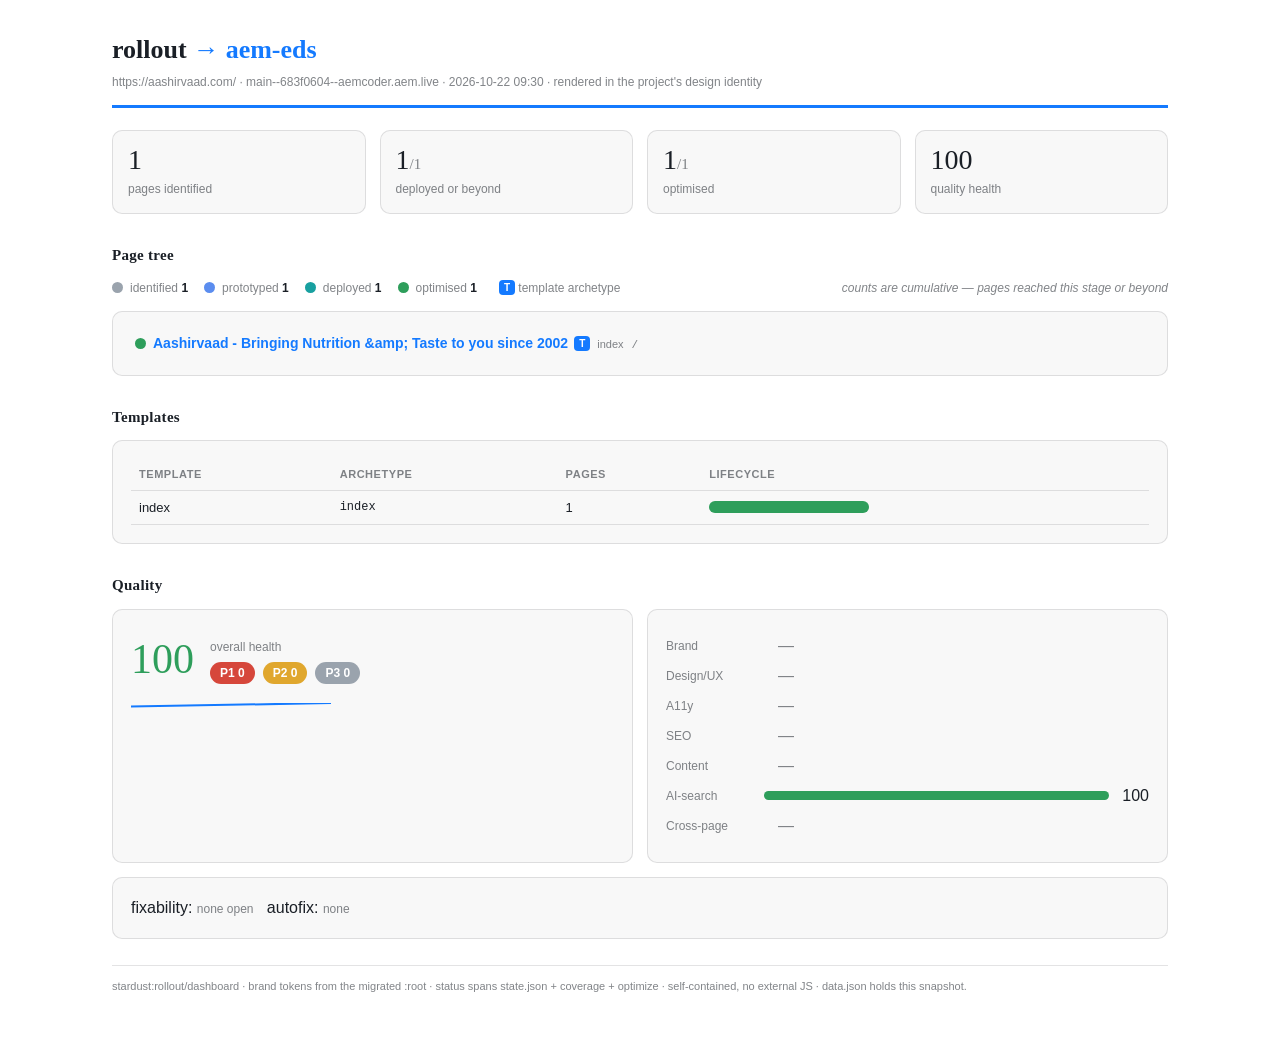
<file: stardust/rollout/dashboard/index.html>
<!doctype html><html lang="en"><head><meta charset="utf-8"><meta name="viewport" content="width=device-width, initial-scale=1">
<title>rollout — https://aashirvaad.com/</title>
<style>
:root{--bg:#ffffff;--fg:#1a1f26;--accent:#147aff;--heading:Georgia, serif;--body:-apple-system,BlinkMacSystemFont,"Segoe UI",Helvetica,Arial,sans-serif;--radius:10px;--maxw:1100px;
--muted:color-mix(in srgb,var(--fg) 55%,transparent);--line:color-mix(in srgb,var(--fg) 12%,transparent);--card:color-mix(in srgb,var(--fg) 3%,var(--bg))}
*{box-sizing:border-box}body{margin:0;font-family:var(--body);color:var(--fg);background:var(--bg);line-height:1.5}
.wrap{max-width:var(--maxw);margin:0 auto;padding:30px 22px 70px}
header{border-bottom:3px solid var(--accent);padding-bottom:14px;margin-bottom:22px}
h1{font-family:var(--heading);font-size:26px;margin:0}h1 b{color:var(--accent)}
h2{font-family:var(--heading);font-size:15px;letter-spacing:.02em;margin:30px 0 12px}
.sub{color:var(--muted);font-size:12px;margin-top:4px}
.cards{display:grid;grid-template-columns:repeat(4,1fr);gap:14px;margin-bottom:8px}
.card{background:var(--card);border:1px solid var(--line);border-radius:var(--radius);padding:15px}
.card .n{font-family:var(--heading);font-size:28px;line-height:1}.card .l{font-size:12px;color:var(--muted);margin-top:6px}
.panel{background:var(--card);border:1px solid var(--line);border-radius:var(--radius);padding:18px;margin-bottom:14px}
.legend{display:flex;flex-wrap:wrap;gap:16px;margin:2px 0 14px;align-items:center}
.lg{font-size:12px;color:var(--muted)}.lg b{color:var(--fg)}.muted-note{font-style:italic;margin-left:auto}
.dot{display:inline-block;width:11px;height:11px;border-radius:50%;margin-right:7px;vertical-align:-1px}
.dot.folder{background:transparent;border:1.5px solid var(--line)}
.tree{font-size:14px}.tree ul{list-style:none;margin:0;padding-left:20px;border-left:1px dotted var(--line)}
.tree>ul{padding-left:4px;border-left:none}.tree li{margin:3px 0}
.nm{font-weight:600}.nm.is-t{color:var(--accent)}.nm.dir{color:var(--muted);font-weight:600}
.tmpl-badge{display:inline-block;background:var(--accent);color:var(--bg);font-size:10px;font-weight:700;border-radius:4px;padding:0 5px;margin-left:6px;vertical-align:1px}
.tref{font-size:11px;color:var(--muted);margin-left:7px}
.pth{font-size:11px;color:var(--muted);margin-left:8px;font-family:ui-monospace,Menlo,Consolas,monospace}
.fnd{font-size:11px;color:#d6473b;margin-left:8px}
table{width:100%;border-collapse:collapse;font-size:13px}td,th{text-align:left;padding:7px 8px;border-bottom:1px solid var(--line)}
th{font-size:11px;text-transform:uppercase;letter-spacing:.05em;color:var(--muted)}.mono{font-family:ui-monospace,Menlo,Consolas,monospace;font-size:12px}
.stack{display:flex;height:12px;width:160px;border-radius:6px;overflow:hidden;background:color-mix(in srgb,var(--fg) 8%,transparent)}.stack span{display:block}
.grid2{display:grid;grid-template-columns:1fr 1fr;gap:14px}
.gauge{display:flex;align-items:center;gap:16px}.gauge .big{font-family:var(--heading);font-size:42px}
.sev{display:flex;gap:8px;margin-top:6px}.pill{border-radius:20px;padding:2px 10px;font-size:12px;font-weight:600;color:#fff}
.dim{display:flex;align-items:center;gap:10px;margin:6px 0}.dl{width:88px;font-size:12px;color:var(--muted)}.dbar{flex:1;height:9px;background:color-mix(in srgb,var(--fg) 8%,transparent);border-radius:5px;overflow:hidden}.dbar i{display:block;height:100%}.dn{width:30px;text-align:right;font-variant-numeric:tabular-nums}.dn.na{color:var(--muted)}
.chip{display:inline-block;border:1px solid var(--line);border-radius:20px;padding:2px 10px;margin:3px 4px 0 0;font-size:12px}.chip b{color:var(--accent)}
footer{margin-top:26px;color:var(--muted);font-size:11px;border-top:1px solid var(--line);padding-top:12px}
@media(max-width:720px){.cards{grid-template-columns:repeat(2,1fr)}.grid2{grid-template-columns:1fr}}
</style></head><body><div class="wrap">
<header><h1>rollout <b>→ aem-eds</b></h1><div class="sub">https://aashirvaad.com/ · main--683f0604--aemcoder.aem.live · 2026-10-22 09:30 · rendered in the project's design identity</div></header>

<div class="cards">
  <div class="card"><div class="n">1</div><div class="l">pages identified</div></div>
  <div class="card"><div class="n">1<span style="font-size:15px;color:var(--muted)">/1</span></div><div class="l">deployed or beyond</div></div>
  <div class="card"><div class="n">1<span style="font-size:15px;color:var(--muted)">/1</span></div><div class="l">optimised</div></div>
  <div class="card"><div class="n">100</div><div class="l">quality health</div></div>
</div>

<h2>Page tree</h2>
<div class="legend"><span class="lg"><i class="dot" style="background:#9aa3ad" title="identified"></i>identified <b>1</b></span><span class="lg"><i class="dot" style="background:#5b8def" title="prototyped"></i>prototyped <b>1</b></span><span class="lg"><i class="dot" style="background:#18a0a0" title="deployed"></i>deployed <b>1</b></span><span class="lg"><i class="dot" style="background:#2e9e5b" title="optimised"></i>optimised <b>1</b></span><span class="lg"><span class="tmpl-badge">T</span> template archetype</span><span class="lg muted-note">counts are cumulative — pages reached this stage or beyond</span></div>
<div class="panel tree"><ul><li class="root"><i class="dot" style="background:#2e9e5b" title="optimised"></i><span class="nm is-t">Aashirvaad - Bringing Nutrition &amp;amp; Taste to you since 2002</span><span class="tmpl-badge" title="template archetype for index">T</span><span class="tref">index</span><span class="pth">/</span></li></ul></div>

<h2>Templates</h2>
<div class="panel"><table><thead><tr><th>template</th><th>archetype</th><th>pages</th><th>lifecycle</th></tr></thead><tbody><tr><td>index</td><td class="mono">index</td><td>1</td><td><span class="stack"><span style="width:100%;background:#2e9e5b" title="optimised: 1"></span></span></td></tr></tbody></table></div>

<h2>Quality</h2>
<div class="grid2">
  <div class="panel"><div class="gauge"><div class="big" style="color:#2e9e5b">100</div><div><div class="sub">overall health</div><div class="sev"><span class="pill" style="background:#d6473b">P1 0</span><span class="pill" style="background:#e0a72e">P2 0</span><span class="pill" style="background:#9aa3ad">P3 0</span></div></div></div><div style="margin-top:12px"><svg width="200" height="36" viewBox="0 0 200 36"><polyline fill="none" stroke="#147aff" stroke-width="2" points="0,3.6000000000000014 200,0"/></svg></div></div>
  <div class="panel"><div class="dim"><span class="dl">Brand</span><span class="dn na">—</span></div><div class="dim"><span class="dl">Design/UX</span><span class="dn na">—</span></div><div class="dim"><span class="dl">A11y</span><span class="dn na">—</span></div><div class="dim"><span class="dl">SEO</span><span class="dn na">—</span></div><div class="dim"><span class="dl">Content</span><span class="dn na">—</span></div><div class="dim"><span class="dl">AI-search</span><span class="dbar"><i style="width:100%;background:#2e9e5b"></i></span><span class="dn">100</span></div><div class="dim"><span class="dl">Cross-page</span><span class="dn na">—</span></div></div>
</div>
<div class="panel">fixability: <span class="sub">none open</span> &nbsp; autofix: <span class="sub">none</span></div>

<footer>stardust:rollout/dashboard · brand tokens from the migrated :root · status spans state.json + coverage + optimize · self-contained, no external JS · data.json holds this snapshot.</footer>
</div></body></html>
</file>
